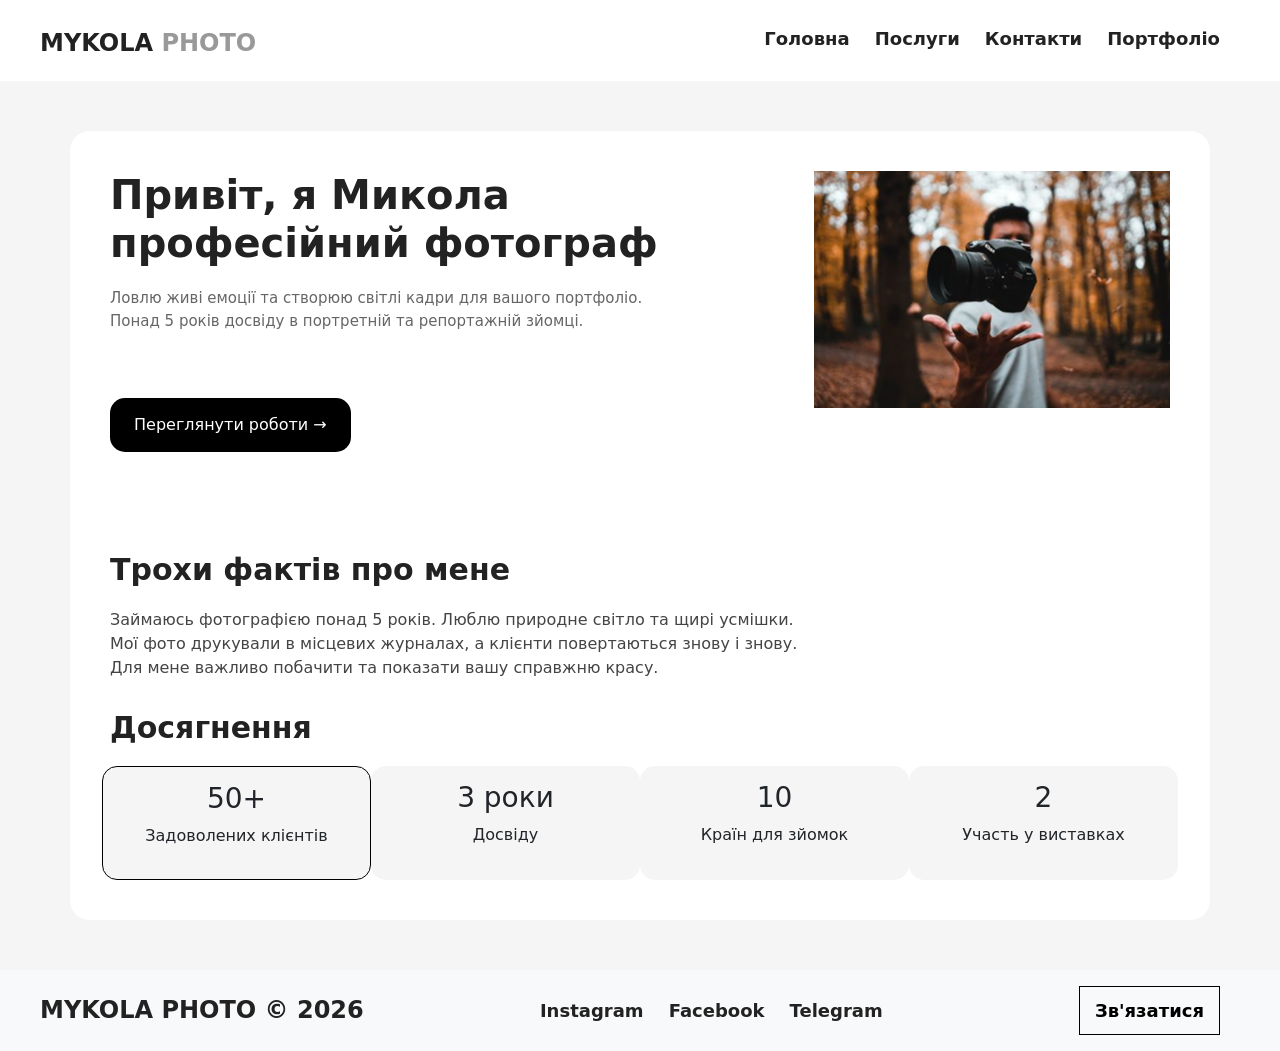
<file: index.html>
<!DOCTYPE html>
<html lang="uk">
<head>
   <meta charset="UTF-8">
   <meta name="description" content="Портфоліо фотографа. Сторінки сайту: головна, послуги, роботи, контактна інформація.">
   <meta name="viewport" content="width=device-width, initial-scale=1.0">
   <title>Портфоліо фотографа</title>
   <link href="https://cdn.jsdelivr.net/npm/bootstrap@5.3.0/dist/css/bootstrap.min.css" rel="stylesheet">
   <link rel="stylesheet" href="style/style.css">
   <link rel="icon" type="image/png" sizes="32x32" href="img/favicon.png">
</head>
<body class="d-flex flex-column min-vh-100">
    
	<nav>
	    <div class="logo">MYKOLA <span>PHOTO</span></div>
	    <div>
	        <a href="index.html">Головна</a>
		    <a href="services.html">Послуги</a>
		    <a href="contacty.html">Контакти</a>
			<a href="portfolio.html">Портфоліо</a>
		</div>
	</nav>
	
	
    <div class="container">
		<main class="flex-grow-1">
		    
			<div>
			    <h1>Привіт, я Микола професійний фотограф</h1>
				
				<p>Ловлю живі емоції та створюю світлі кадри для вашого
                портфоліо.<br> Понад 5 років досвіду в портретній та репортажній
                зйомці.</p>
				
				<a href="portfolio.html">Переглянути роботи →</a>
			</div>
			
			<div>
			    <img src="img/Rectangle.png" alt="">
			</div>
		
		</main>
	
	    <header>
	    
		    <h2>Трохи фактів про мене</h2>
			
			<p>Займаюсь фотографією понад 5 років. Люблю природне світло та щирі усмішки.<br> Мої фото
            друкували в місцевих журналах, а клієнти повертаються знову і знову. <br>Для мене важливо
            побачити та показати вашу справжню красу.</p>
			
			<h2>Досягнення</h2>
			
			<div class="Achievement row text-center g-3">
            <div class="col-6 col-lg-3">
                <h3>50+</h3>
                <p>Задоволених клієнтів</p>
            </div>
            <div class="col-6 col-lg-3">
                <h3>3 роки</h3>
                <p>Досвіду</p>
            </div>
            <div class="col-6 col-lg-3">
                <h3>10</h3>
                <p>Країн для зйомок</p>
            </div>
            <div class="col-6 col-lg-3">
                <h3>2</h3>
                <p>Участь у виставках</p>
            </div>
        </div>
		
		</header>
	</div>
	
   <footer class="py-3 bg-light">
	    <div class="logo">MYKOLA PHOTO © 2026</div>
	    <div>
	        <a href="https://www.instagram.com/_b_o_c_h_e_s_k_u_?igsh=cXYwbTF6bXg0YW0%3D&utm_source=qr">Instagram</a>
		    <a href="#">Facebook</a>
		    <a href="#">Telegram</a>
		</div>
		
		<a class="connection" href="contacty.html">Зв'язатися</a>
   </footer>

</body>
</html>
</file>
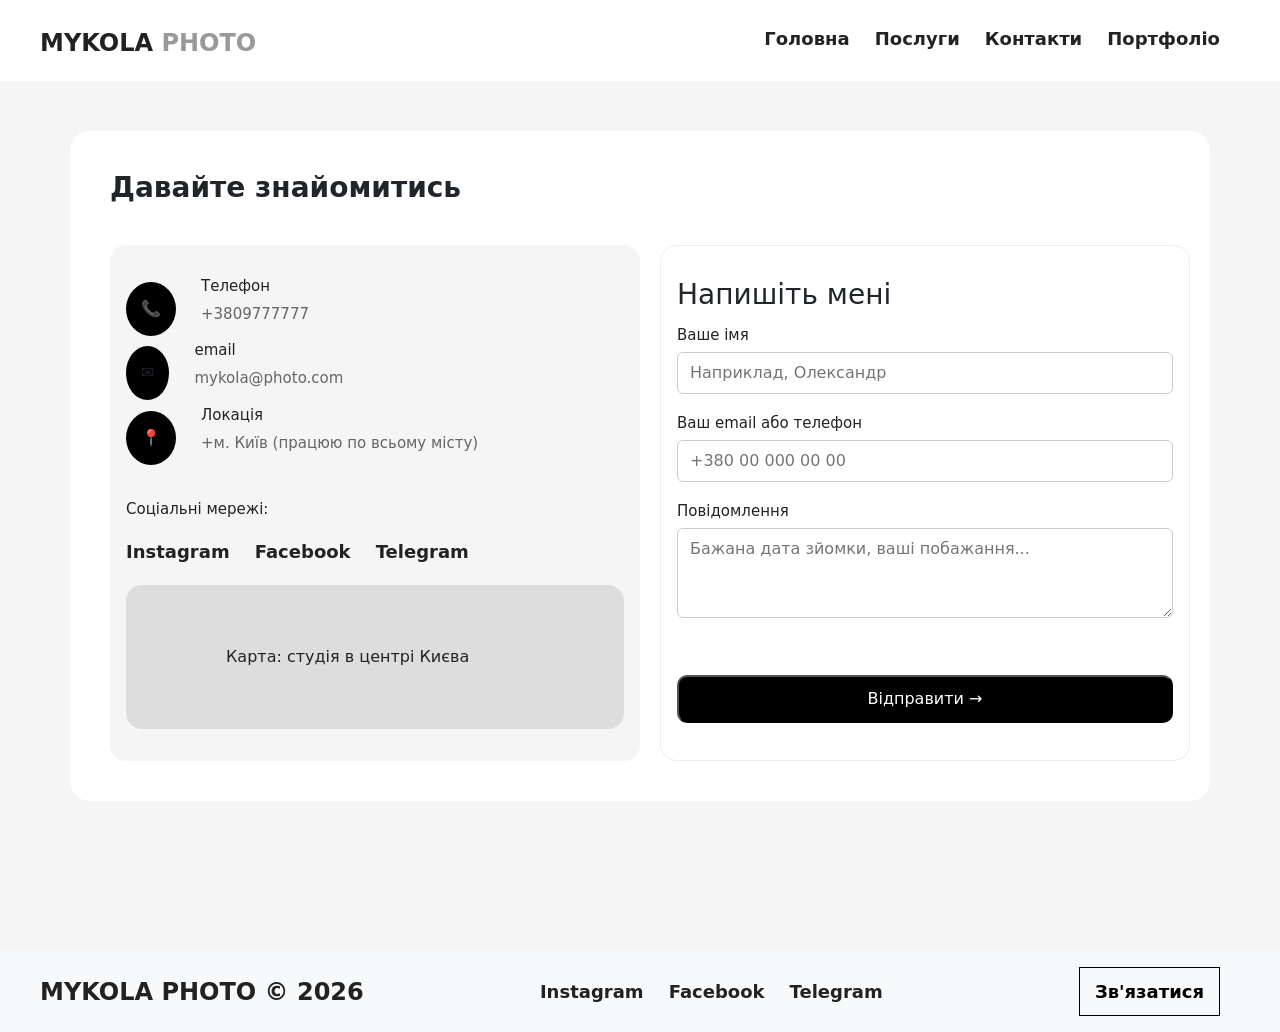
<file: contacty.html>
<!DOCTYPE html>
<html lang="uk">
<head>
   <meta charset="UTF-8">
   <meta name="description" content="Портфоліо фотографа. Сторінки сайту: головна, послуги, роботи, контактна інформація.">
   <meta name="viewport" content="width=device-width, initial-scale=1.0">
   <title>Портфоліо фотографа</title>
   <link href="https://cdn.jsdelivr.net/npm/bootstrap@5.3.0/dist/css/bootstrap.min.css" rel="stylesheet">
   <link rel="stylesheet" href="style/style.css">
   <link rel="icon" type="image/png" sizes="32x32" href="img/favicon.png">
</head>
<body class="d-flex flex-column min-vh-100">
    
	<nav>
	    <div class="logo">MYKOLA <span>PHOTO</span></div>
	    <div>
	        <a href="index.html">Головна</a>
		    <a href="services.html">Послуги</a>
		    <a href="contacty.html">Контакти</a>
			<a href="portfolio.html">Портфоліо</a>
		</div>
	</nav>
	
	
	<main class="flex-grow-1">
	    <div class="container">
		    <h3 style="margin-bottom:40px; font-weight:700;">Давайте знайомитись</h3>
		
			<div class="main-content g-4">
			    
				<div class="left col-md-6 px-3">
				        <div class="left-phone">
						    <div class="phone">📞</div>
							
							<div>
							    <h4>Телефон</h4>
								<p>+3809777777</p>
							</div>
						</div>
						
						<div class="left-phone">
						    <div class="phone">✉️</div>
							
							<div>
							    <h4>email</h4>
								<p>mykola@photo.com</p>
							</div>
						</div>
						
						<div style="margin-bottom:30px;" class="left-phone">
						    <div class="phone">📍</div>
							
							<div>
							    <h4>Локація</h4>
								<p>+м. Київ (працюю по всьому місту)</p>
							</div>
						</div>
						
						<h4>Соціальні мережі:</h4>
						
						<div class="btn-contact">
	                        <a href="#">Instagram</a>
		                    <a href="#">Facebook</a>
		                    <a href="#">Telegram</a>
		                </div>
						
						<div class="left-carta">
						    Карта: студія в центрі Києва
						</div>
				</div>
				
				<div class="right col-md-6 px-3">
				    
					<div class="modal-body">
                        <form action="#" method="GET" id="contactForm">
						    <h3 style="margin-bottom:15px;">Напишіть мені</h3>
                            <div class="form-group">
                                <h4>Ваше імя</h4>
                                <input type="text" name="name" placeholder="Наприклад, Олександр" required>
                            </div>
                            <div class="form-group">
                                <h4>Ваш email або телефон</h4>
                               <input type="text" name="contact" placeholder="+380 00 000 00 00" required>
                            </div>
                            <div class="form-group">
                                <h4>Повідомлення</h4>
                                <textarea name="message" rows="3" placeholder="Бажана дата зйомки, ваші побажання..." required></textarea>
                            </div>
                            <button type="submit" class="btn-submit">Відправити →</button>
                        </form>
                    </div>
					
				</div>
				
			</div>
		</div>	
	</main>
	
	
	<footer class="py-3 bg-light">
	    <div class="logo">MYKOLA PHOTO © 2026</div>
	    <div>
	        <a href="#">Instagram</a>
		    <a href="#">Facebook</a>
		    <a href="#">Telegram</a>
		</div>
		
		<a class="connection" href="contacty.html">Зв'язатися</a>
   </footer>
	


<script>

const contactForm = document.getElementById('contactForm');

contactForm.addEventListener('submit', function(event) {
    event.preventDefault();
	
    const formData = new FormData(contactForm);
    
    const data = Object.fromEntries(formData.entries());

    console.log('Дані форми отримано:', data);

    alert('Дякуємо, ' + data.name + '! Ваше повідомлення відправлено (подивіться в консоль).');

    contactForm.reset();
});

</script> 
	

</body>
</html>
</file>
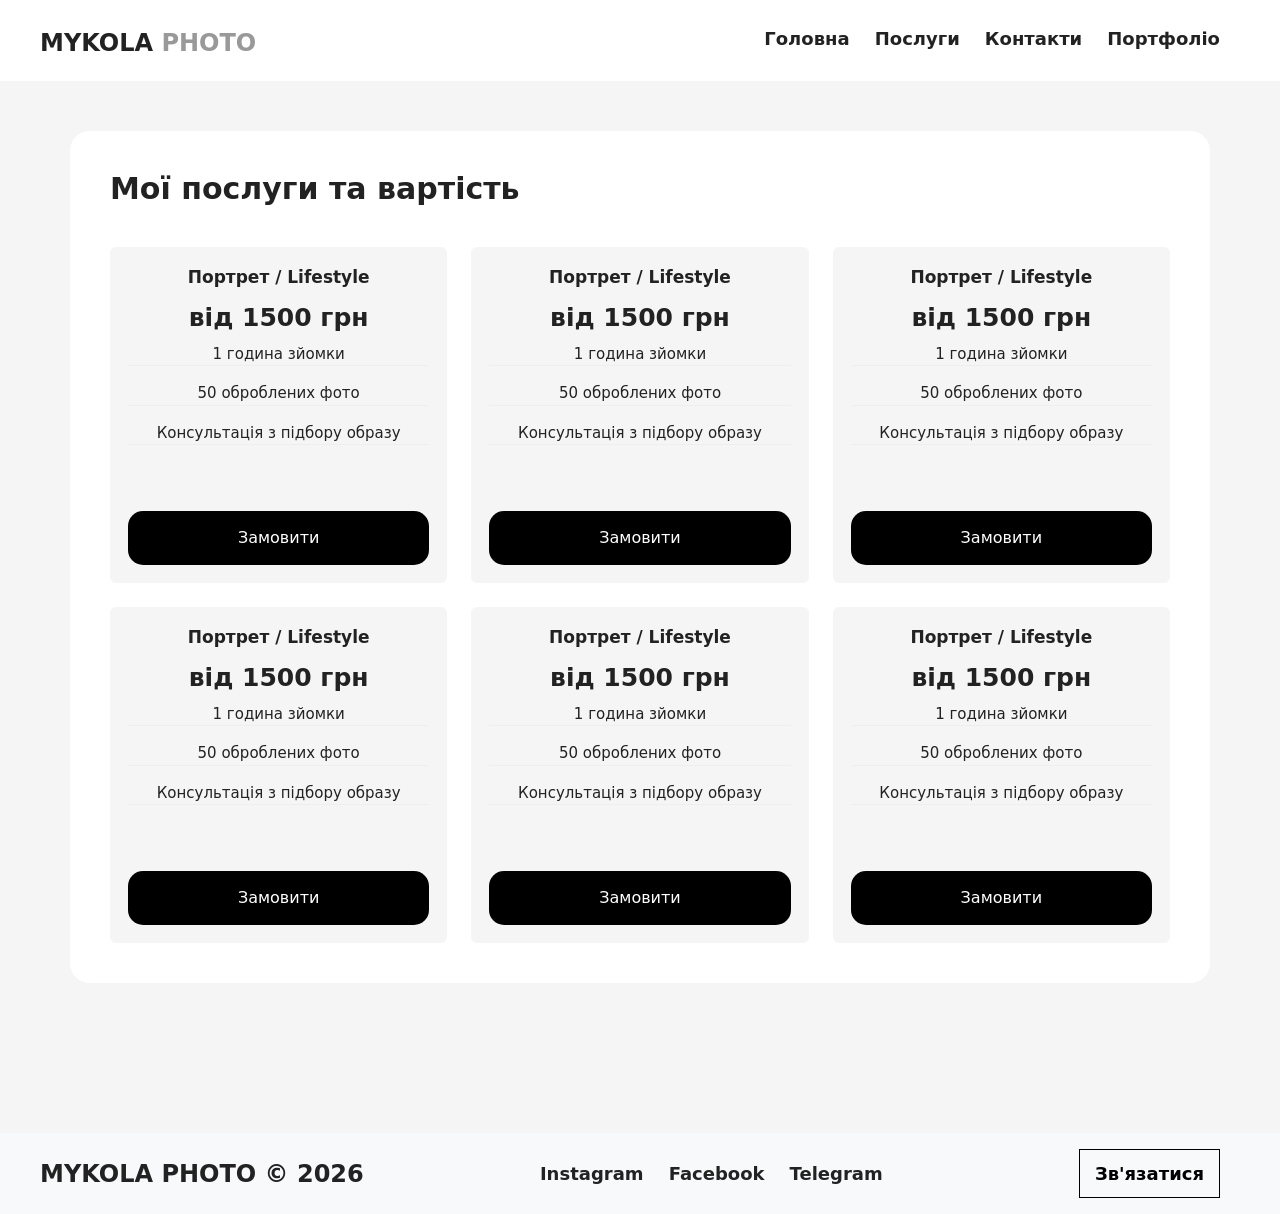
<file: services.html>
<!DOCTYPE html>
<html lang="uk">
<head>
   <meta charset="UTF-8">
   <meta name="description" content="Портфоліо фотографа. Сторінки сайту: головна, послуги, роботи, контактна інформація.">
   <meta name="viewport" content="width=device-width, initial-scale=1.0">
   <title>Портфоліо фотографа</title>
   <link href="https://cdn.jsdelivr.net/npm/bootstrap@5.3.0/dist/css/bootstrap.min.css" rel="stylesheet">
   <link rel="stylesheet" href="style/style.css">
   <link rel="icon" type="image/png" sizes="32x32" href="img/favicon.png">
</head>
<body class="d-flex flex-column min-vh-100">
    
	<nav>
	    <div class="logo">MYKOLA <span>PHOTO</span></div>
	    <div>
	        <a href="index.html">Головна</a>
		    <a href="services.html">Послуги</a>
		    <a href="contacty.html">Контакти</a>
			<a href="portfolio.html">Портфоліо</a>
		</div>
	</nav>
	
	
	<main class="flex-grow-1">
	    <div class="container">
		
		    <h2 style="margin-bottom:40px;">Мої послуги та вартість</h2>
			
			<div class="main-content">
				
				<div class="row g-4">
                    <div class="col-12 col-lg-4">
					  <div class="card">
					    <span>Портрет / Lifestyle</span>
						<h3>від 1500 грн</h3>
						<p>1 година зйомки</p>
						<p>50 оброблених фото</p>
						<p>Консультація з підбору образу</p>
						<a href="#">Замовити</a>
					  </div>
					</div>
                    <div class="col-12 col-lg-4">
					  <div class="card">
					    <span>Портрет / Lifestyle</span>
						<h3>від 1500 грн</h3>
						<p>1 година зйомки</p>
						<p>50 оброблених фото</p>
						<p>Консультація з підбору образу</p>
						<a href="#">Замовити</a>
					  </div>
					</div>
                    <div class="col-12 col-lg-4">
					  <div class="card">
					    <span>Портрет / Lifestyle</span>
						<h3>від 1500 грн</h3>
						<p>1 година зйомки</p>
						<p>50 оброблених фото</p>
						<p>Консультація з підбору образу</p>
						<a href="#">Замовити</a>
					  </div>
					</div>
					<div class="col-12 col-lg-4">
					  <div class="card">
					    <span>Портрет / Lifestyle</span>
						<h3>від 1500 грн</h3>
						<p>1 година зйомки</p>
						<p>50 оброблених фото</p>
						<p>Консультація з підбору образу</p>
						<a href="#">Замовити</a>
					  </div>
					</div>
                    <div class="col-12 col-lg-4">
					  <div class="card">
					    <span>Портрет / Lifestyle</span>
						<h3>від 1500 грн</h3>
						<p>1 година зйомки</p>
						<p>50 оброблених фото</p>
						<p>Консультація з підбору образу</p>
						<a href="#">Замовити</a>
					  </div>
					</div>
                    <div class="col-12 col-lg-4">
					  <div class="card">
					    <span>Портрет / Lifestyle</span>
						<h3>від 1500 грн</h3>
						<p>1 година зйомки</p>
						<p>50 оброблених фото</p>
						<p>Консультація з підбору образу</p>
						<a href="#">Замовити</a>
					  </div>
					</div>
                </div>
				
			</div>
		</div>	
	</main>
	
	
	<footer class="py-3 bg-light">
	    <div class="logo">MYKOLA PHOTO © 2026</div>
	    <div>
	        <a href="#">Instagram</a>
		    <a href="#">Facebook</a>
		    <a href="#">Telegram</a>
		</div>
		
		<a class="connection" href="contacty.html">Зв'язатися</a>
   </footer>
	
</body>
</html>
</file>
<file: style/style.css>
body{
	background:#F5F5F5;
}

.container{
	background:#fff;
	padding:40px;
	border-radius:20px;
}

nav{
	display:flex;
	justify-content:space-between;
	background:#fff;
	padding:25px 40px 20px 40px;
	margin-bottom:50px;
}

.logo{
	color:#222222;
	font-weight:700;
	font-size:24px;
}

.logo span{
	color:#999999;
}

nav a{
	margin-right:20px;
	text-decoration:none;
	color:#222222;
	font-weight:600;
	font-size:18px;
	
	border-bottom: 2px solid transparent; 
    transition: border-color 0.3s;
	padding-bottom:5px;
}

nav a:hover{
	border-color: #222222;
}


main{
	margin-bottom:100px;
	display:flex;
	justify-content:space-between;
}


h1{
	font-size:40px;
	font-weight:700;
	color:#222222;
	margin-bottom:20px;
}

main p{
	font-size:15px;
	color:#666666;
}

main > div > a{
	text-decoration:none;
	padding:15px 24px;
	background:#000000;
	color:#fff;
	border-radius:15px;
	display: inline-block;
	
	margin-top:50px;
	
	transition:transform .4s ease;
}

main > div > a:hover{
	transform: scale(1.05);
}

img{
	max-width: 100%;
}




header > p{
	color:#444444;
	margin-bottom:30px;
	margin-top:20px;
}


.Achievement div{
	padding:15px 0px 15px 0px;
	background:#F5F5F5;
	text-align:center;
	
	border-radius:15px;
	
	
}

.Achievement div:first-of-type{
	border:1px solid #000000;
}



footer{
	display:flex;
	justify-content:space-between;
	background:#fff;
	padding:25px 40px 20px 40px;
	margin-top:50px;
	
	align-items:center;
}


footer a{
	margin-right:20px;
	text-decoration:none;
	color:#222222;
	font-weight:600;
	font-size:18px;
	
	border-bottom: 2px solid transparent; 
    transition: border-color 0.3s;
	padding-bottom:5px;
}

footer a:hover{
	border-color: #222222;
}

.connection{
	text-decoration:none;
	color:#000000;
	padding:10px 15px;
	border:1px solid #000000;
	
	display:inline-block;
	transition:transform .4s ease;
}

.connection:hover{
	transform: scale(1.05);
}






/* SERVICES */



h2{
	font-size:30px;
	font-weight:700;
	color:#222222;
	margin-bottom:20px;
}


.row{
	text-align:center;
	justify-content:space-between;
}

.card{
	background:#F5F5F5;
	padding:18px;
	border:none;
}

.card span{
	color:#222222;
	font-size:17px;
	font-weight:700;
	margin-bottom:12px;
}

.card h3{
	color:#222222;
	font-size:25px;
	font-weight:700;
	margin-bottom:10px;
}

.card p{
	color:#222222;
	border-bottom:1px solid #EEEEEE;
}


.card a{
	text-decoration:none;
	padding:15px 24px;
	background:#000000;
	color:#fff;
	border-radius:15px;
	display: inline-block;
	
	margin-top:50px;
	
	transition:transform .4s ease;
}

.card a:hover{
	transform: scale(1.05);
}


/* CONTACTY */

.main-content{
	display:flex;
	justify-content:space-between;
}

.left{
	background:#F5F5F5;
	padding:32px;
	border-radius:16px;
	
	margin-right:20px;
}

.left-phone{
	display:flex;
	align-items:center;
}

.phone{
	padding:15px;
	background:#000000;
	border-radius:50%;
	margin-right:25px;
}

h4{
	font-size:15px;
	color:#222222;
}

.btn-contact{
	margin-top:20px;
}


.btn-contact a{
	margin-right:20px;
	text-decoration:none;
	color:#222222;
	font-weight:600;
	font-size:18px;
	
	border-bottom: 2px solid transparent; 
    transition: border-color 0.3s;
	padding-bottom:5px;
}

.btn-contact a:hover{
	border-color: #222222;
}

.left-carta{
	color:#222222;
	background:#DDDDDD;
	padding:60px 100px;
	
	margin-top:20px;
	
	border-radius:16px;
}



.right{
	border:1px solid #EEEEEE;
	border-radius:16px;
	padding:32px;
}


.form-group{
	
}






.form-group input, 
.form-group textarea {
    width: 100%;
    padding: 8px 12px;
    border: 1px solid #ccc;
    border-radius: 6px;
	
	margin-bottom:20px;
}

.btn-submit{
	text-decoration:none;
	padding:10px 24px;
	background:#000000;
	color:#fff;
	border-radius:10px;
	display: inline-block;
	
	margin-top:30px;
	
	width:100%;
}





@media (max-width: 576px) {
    nav {
        flex-direction: column;
        text-align: center;
        gap: 10px;
    }
    
    nav div:last-child {
        display: flex;
        flex-wrap: wrap;
        justify-content: center;
        gap: 15px;
    }
	
	h1{
		width:auto;
	}

    footer {
        flex-direction: column;
        text-align: center;
        gap: 12px;
    }
    
    footer div:first-child {
        margin-bottom: 5px;
    }
}


@media (max-width: 996px) {
	main{
		display:block;
		text-align:center;
	}
	
	main div{
		margin-bottom:35px;
	}
	
	h1{
		width:auto;
	}
	
	.main-content{
		display:block;
		justify-items:center;
	}
    
}
</file>
